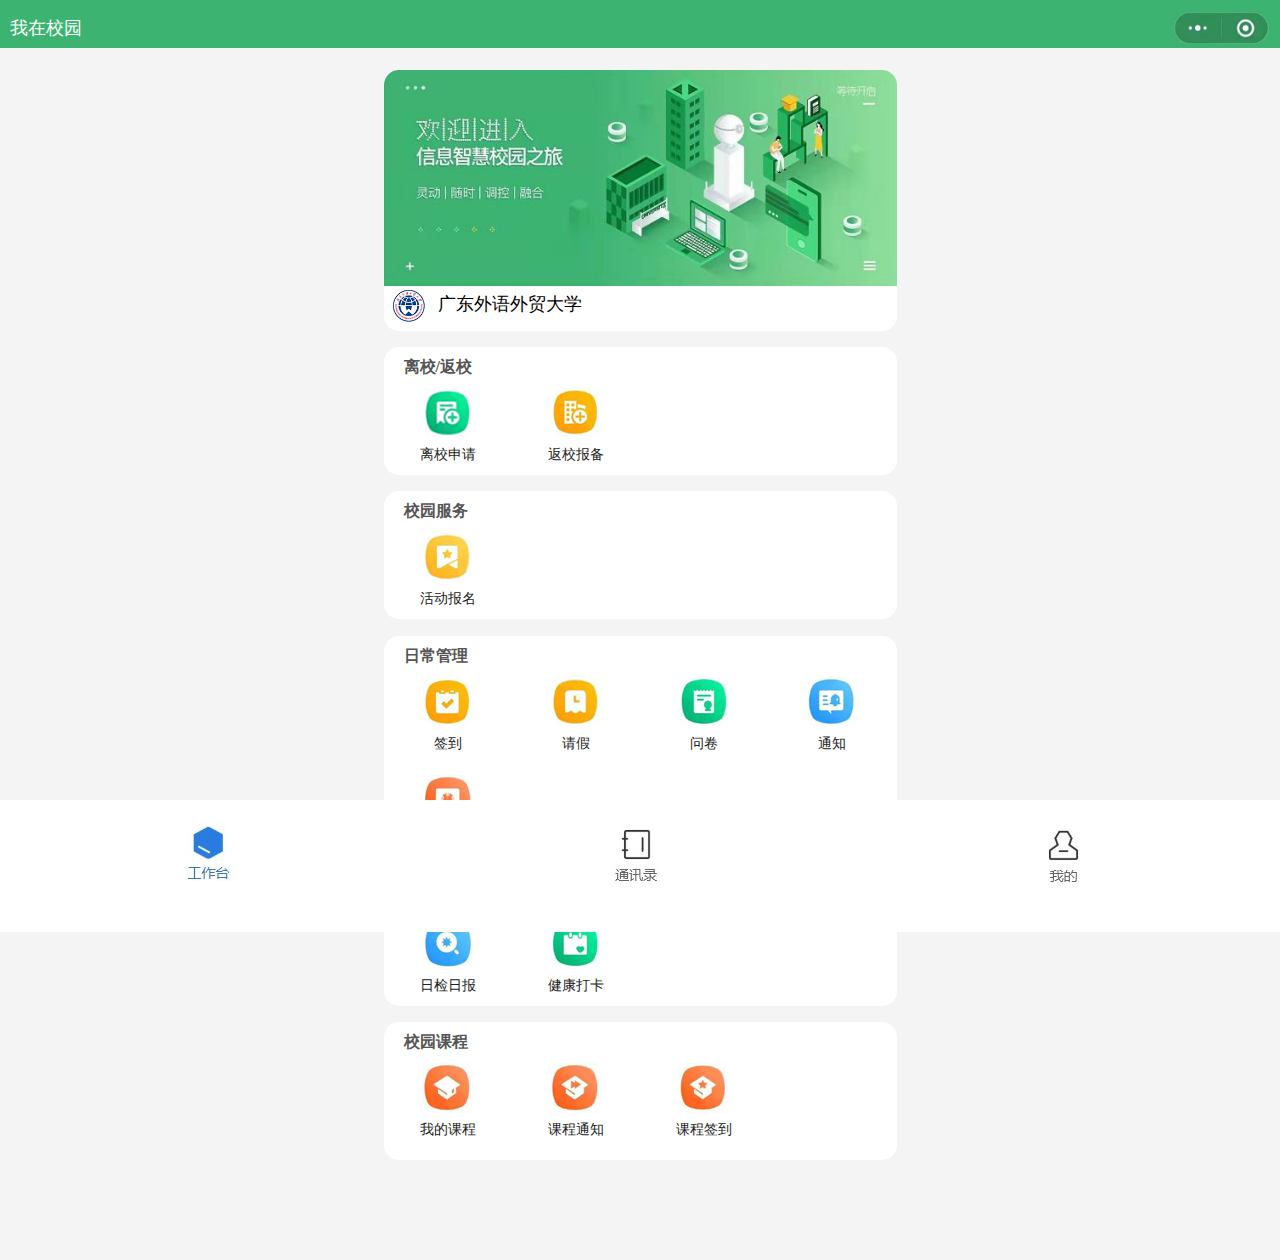
<file: index.html>
<!DOCTYPE html>
<html lang="en">

<head>
    <meta charset="UTF-8">
    <meta http-equiv="X-UA-Compatible" content="IE=edge">
    <meta name="viewport" content="width=device-width, initial-scale=1.0,maximum-scale=1.0, minimum-scale=1.0, user-scalable=no">
    <title>Document</title>
    <!-- <link rel="stylesheet" href="../css/index.css"> -->
    <link rel="stylesheet" href="css/index.css">
    <script src='./js/fscreen.js'></script>
    <script>
        Element.requestFullscreen()
    </script>
</head>

<body>
<div class="main"> 
    <div id="topToolbar">
        <div class="title">
            <p>我在校园</p>
            <div class="box">
                <img src="images/title.jpg" alt="">
            </div>
        </div>
    </div>



    <!-- 导航栏 -->
    <div class="nav">
            <!-- 焦点图 -->
        <div class="foucs">
            <img src="images/foucs.jpg" alt="">
        </div>
        <div class="navlogo">
                <img src="images/xiaohui.png" width="50px" height="50px" alt=""> 广东外语外贸大学
        </div>
    </div>
    <!-- 侧导航栏 -->
    <div class="subnav-hd">
        <h4>离校/返校</h4>
    </div>
    <div class="subnav-body">
        <li>
            <a href="lixiaoshenqing.html">
                <span class="icon-img"><img src="images/iconlixiao.png" alt=""></span>
                <span>离校申请</span>
            </a>
        </li>
        <li>
            <a href="text.html">
                <span class="icon-img"><img src="images/iconfanxiao.png" alt=""></span>
                <span>返校报备</span>
            </a>
        </li>
        <li></li>
        <li></li>
    </div>
    <div class="subnav-hd">
        <h4>校园服务</h4>
    </div>
    <div class="subnav-body">
        <li>
            <a href="#">
                <span class="icon-img"><img src="images/iconhuodong.png" alt=""></span>
                <span>活动报名</span>
            </a>
        </li>
        <li></li>
        <li></li>
        <li></li>
    </div>
    <div class="subnav-hd" >
        <h4>日常管理</h4>
    </div>
    <div class="subnav-body">
        <li>
            <a href="#">
                <span class="icon-img"><img src="images/iconqiandao.png" alt=""></span>
                <span>签到</span>
            </a>
        </li>
        <li>
            <a href="lixiaoshenqing.html">
                <span class="icon-img"><img src="images/iconqingjia.png" alt=""></span>
                <span>请假</span>
            </a>
        </li>
        <li>
            <a href="#">
                <span class="icon-img"><img src="images/iconwenjuan.png" alt=""></span>
                <span>问卷</span>
            </a>
        </li>
        <li>
            <a href="#">
                <span class="icon-img"><img src="images/icontongzhi.png" alt=""></span>
                <span>通知</span>
            </a>
        </li>
        <li>
            <a href="#">
                <span class="icon-img"><img src="images/iconjiaqiliuxiao.png" alt=""></span>
                <span>假期留校申请</span>
            </a>
        </li>
        <li></li>
        <li></li>
        <li></li>
    </div>

    <div class="subnav-hd">
        <h4>疫情防控</h4>
    </div>
    <div class="subnav-body">
        <li>
            <a href="#">
                <span class="icon-img"><img src="images/rijianribao.png" alt=""></span>
                <span>日检日报</span>
            </a>
        </li>
        <li>
            <a href="#">
                <span class="icon-img"><img src="images/iconjiankangdaka.png" alt=""></span>
                <span>健康打卡</span>
            </a>
        </li>
        <li></li>
        <li></li>
    </div>
    <div class="subnav-hd">
        <h4>校园课程</h4>
    </div>
    <div class="subnav-body">
        <li>
            <a href="#">
                <span class="icon-img"><img src="images/iconwodekecheng.png" alt=""></span>
                <span>我的课程</span>
            </a>
        </li>
        <li>
            <a href="#">
                <span class="icon-img"><img src="images/iconkechengtongzhi.png" alt=""></span>
                <span>课程通知</span>
            </a>
        </li>
        <li>
            <a href="#">
                <span class="icon-img"><img src="images/kechengqiandao.png" alt=""></span>
                <span>课程签到</span>
            </a>
        </li>
        <li>
        </li>
        <li>
        </li>
        <li></li>
        <li></li>
        <li></li>
    </div>
</div>
    <div id="bottomToolbar">
        <div class="last">
            <li><img src="images/last1.jpg" alt=""></li>
            <li><img src="images/last2.jpg" alt=""></li>
            
            <li>
            <a href="settings.html">
                <img src="images/last3.jpg" alt="">
            </a>
            </li>
    
    
    
        </div>
    </div>
</body>

</html>
</file>
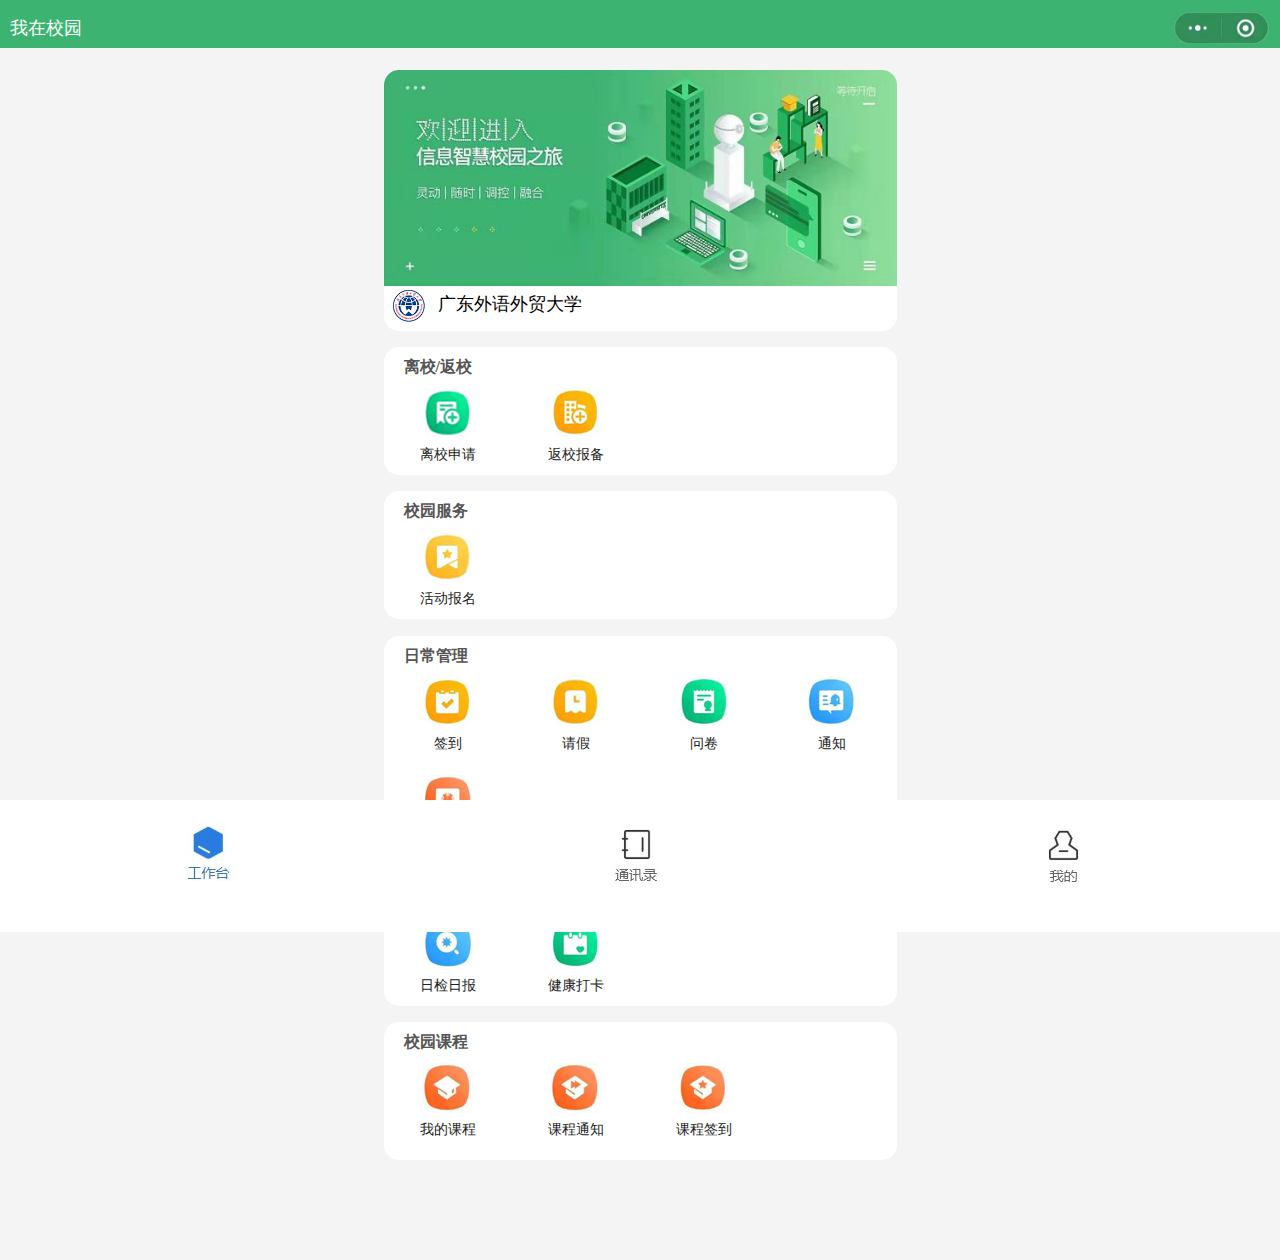
<file: imnotincampus/index.html>
<!DOCTYPE html>
<html lang="en">

<head>
    <meta charset="UTF-8">
    <meta http-equiv="X-UA-Compatible" content="IE=edge">
    <meta name="viewport" content="width=device-width, initial-scale=1.0,maximum-scale=1.0, minimum-scale=1.0, user-scalable=no">
    <title>Document</title>
    <!-- <link rel="stylesheet" href="../css/index.css"> -->
    <link rel="stylesheet" href="css/index.css">
    <script src='./js/fscreen.js'></script>
           
</head>

<body>
<div class="main"> 
    <div id="topToolbar">
        <div class="title">
            <p>我在校园</p>
            <div class="box">
                <img src="images/title.jpg" alt="">
            </div>
        </div>
    </div>



    <!-- 导航栏 -->
    <div class="nav">
            <!-- 焦点图 -->
        <div class="foucs">
            <img src="images/foucs.jpg" alt="">
        </div>
        <div class="navlogo">
                <img src="images/xiaohui.png" width="50px" height="50px" alt=""> 广东外语外贸大学
        </div>
    </div>
    <!-- 侧导航栏 -->
    <div class="subnav-hd">
        <h4>离校/返校</h4>
    </div>
    <div class="subnav-body">
        <li>
            <a href="lixiaoshenqing.html">
                <span class="icon-img"><img src="images/iconlixiao.png" alt=""></span>
                <span>离校申请</span>
            </a>
        </li>
        <li>
            <a href="text.html">
                <span class="icon-img"><img src="images/iconfanxiao.png" alt=""></span>
                <span>返校报备</span>
            </a>
        </li>
        <li></li>
        <li></li>
    </div>
    <div class="subnav-hd">
        <h4>校园服务</h4>
    </div>
    <div class="subnav-body">
        <li>
            <a href="#">
                <span class="icon-img"><img src="images/iconhuodong.png" alt=""></span>
                <span>活动报名</span>
            </a>
        </li>
        <li></li>
        <li></li>
        <li></li>
    </div>
    <div class="subnav-hd" >
        <h4>日常管理</h4>
    </div>
    <div class="subnav-body">
        <li>
            <a href="#">
                <span class="icon-img"><img src="images/iconqiandao.png" alt=""></span>
                <span>签到</span>
            </a>
        </li>
        <li>
            <a href="lixiaoshenqing.html">
                <span class="icon-img"><img src="images/iconqingjia.png" alt=""></span>
                <span>请假</span>
            </a>
        </li>
        <li>
            <a href="#">
                <span class="icon-img"><img src="images/iconwenjuan.png" alt=""></span>
                <span>问卷</span>
            </a>
        </li>
        <li>
            <a href="#">
                <span class="icon-img"><img src="images/icontongzhi.png" alt=""></span>
                <span>通知</span>
            </a>
        </li>
        <li>
            <a href="#">
                <span class="icon-img"><img src="images/iconjiaqiliuxiao.png" alt=""></span>
                <span>假期留校申请</span>
            </a>
        </li>
        <li></li>
        <li></li>
        <li></li>
    </div>

    <div class="subnav-hd">
        <h4>疫情防控</h4>
    </div>
    <div class="subnav-body">
        <li>
            <a href="#">
                <span class="icon-img"><img src="images/rijianribao.png" alt=""></span>
                <span>日检日报</span>
            </a>
        </li>
        <li>
            <a href="#">
                <span class="icon-img"><img src="images/iconjiankangdaka.png" alt=""></span>
                <span>健康打卡</span>
            </a>
        </li>
        <li></li>
        <li></li>
    </div>
    <div class="subnav-hd">
        <h4>校园课程</h4>
    </div>
    <div class="subnav-body">
        <li>
            <a href="#">
                <span class="icon-img"><img src="images/iconwodekecheng.png" alt=""></span>
                <span>我的课程</span>
            </a>
        </li>
        <li>
            <a href="#">
                <span class="icon-img"><img src="images/iconkechengtongzhi.png" alt=""></span>
                <span>课程通知</span>
            </a>
        </li>
        <li>
            <a href="#">
                <span class="icon-img"><img src="images/kechengqiandao.png" alt=""></span>
                <span>课程签到</span>
            </a>
        </li>
        <li>
        </li>
        <li>
        </li>
        <li></li>
        <li></li>
        <li></li>
    </div>
</div>
    <div id="bottomToolbar">
        <div class="last">
            <li><img src="images/last1.jpg" alt=""></li>
            <li><img src="images/last2.jpg" alt=""></li>
            
            <li>
            <a href="settings.html">
                <img src="images/last3.jpg" alt="">
            </a>
            </li>
    
    
    
        </div>
    </div>
</body>

</html>
</file>
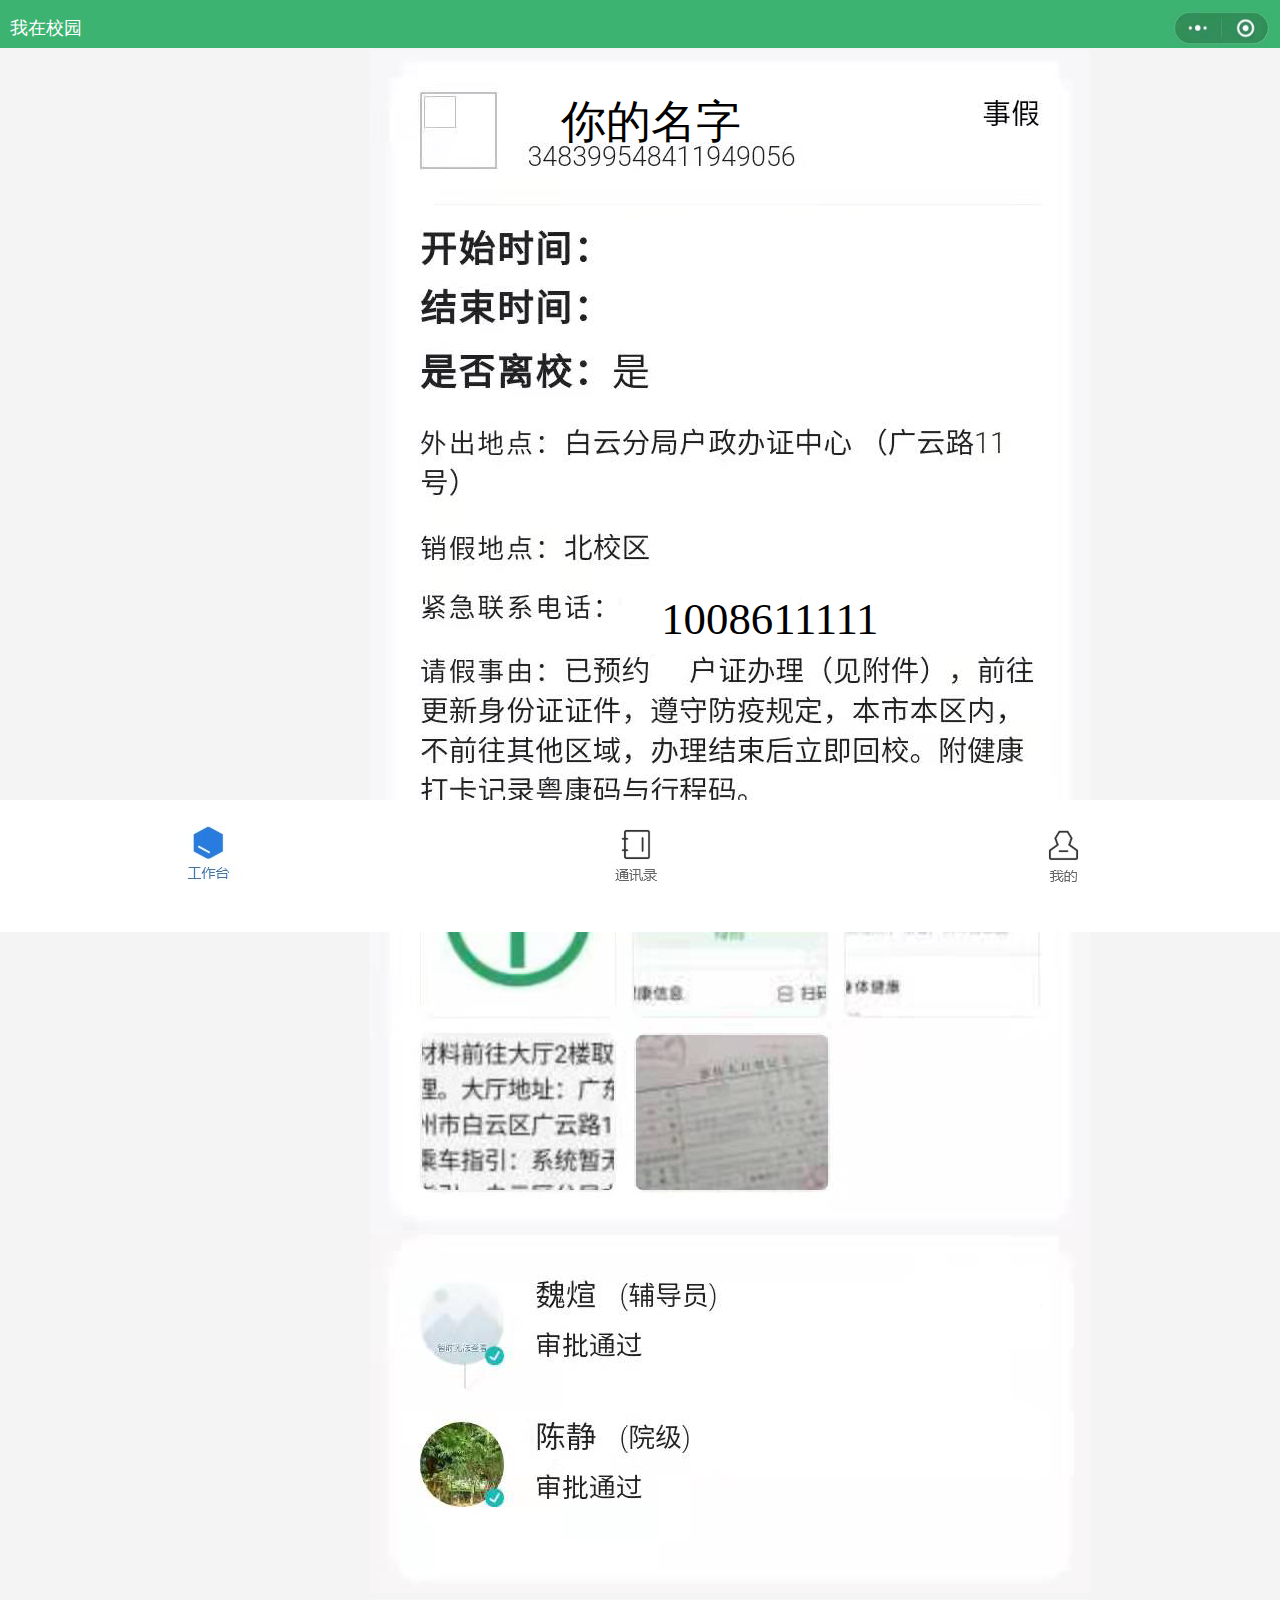
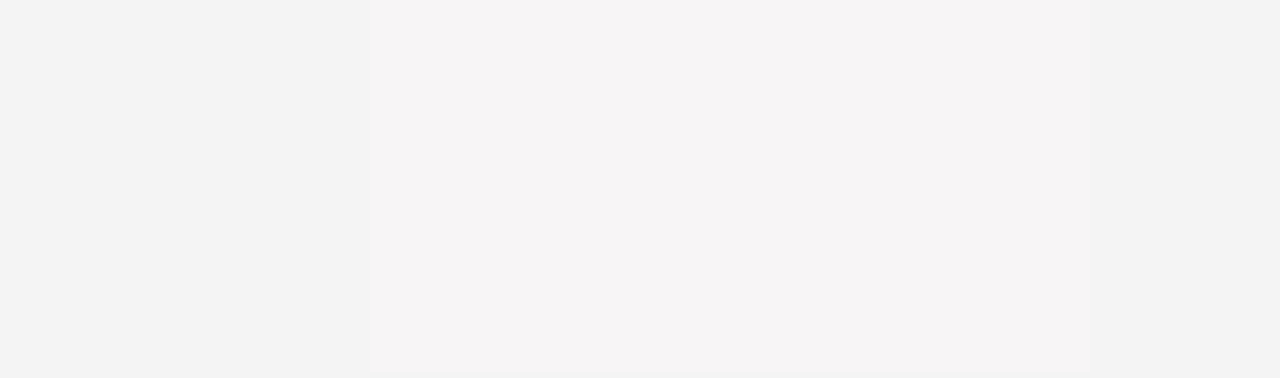
<file: detailpage.html>
<!DOCTYPE html>
<html lang="en">

<head>
    <meta charset="UTF-8">
    <meta http-equiv="X-UA-Compatible" content="IE=edge">
    <meta name="viewport" content="width=device-width, initial-scale=1.0,maximum-scale=1.0, minimum-scale=1.0, user-scalable=no">
    <title>Document</title>
    <!-- <link rel="stylesheet" href="../css/index.css"> -->
    <link rel="stylesheet" href="css/detailpage.css">
    <script src='./js/fscreen.js'></script>
    <!--获取系统当前时间-->
    <script type="text/javascript">
        setInterval(on,1000);  //这里是使时间动起来的地方
        function on() {
            var date1 =new Date;
            var  year=date1.getFullYear();
            var  month=date1.getMonth();
            var day=date1.getDate();
            var xinqi=date1.getDay();
            
            var timestart=year+"-"+(month+1)+"-"+day+"  08:00";
            var timeend=year+"-"+(month+1)+"-"+day+"  23:00"
            document.getElementById("timegetstart0").innerHTML = timestart;
            document.getElementById("timegetend0").innerHTML = timeend;
        }
    </script>
</head>

<body>
<div class="main" > 
    <div id="topToolbar" style="z-index: 100;">
        <div class="title">
            <p>我在校园</p>
            <div class="box">
                <img src="images/title.jpg" alt="">
            </div>
        </div>
    </div>
    <!-- 导航栏 -->
<!--
        <div class="timeon">
            <img src="images/onvacation.png" alt ="">
            <span id="timegetstart0"></span>
            
        </div>

--> <div class="list">
            <div style="position:relative;">

                <a href="detailpage.html"> <img src="images/templates.png" /></a>
                <div class="name" style="position:absolute; z-index:50; left:21%; top:3.3%">你的名字</div>
                <div id="timegetstart0" style="position:absolute; z-index:50; left:30%; top:14%"></div>
                <div id="timegetend0" style="position:absolute; z-index:50; left:30%; top:19%"></div>
                <div class="name" style="position:absolute; z-index:50; left:32%; top:45%">1008611111</div>                
            </div>
        <img style="margin-top: -20px;" src="images/shenpi.png" alt="">
        <img style="margin-top: 0px;" src="images/paddings.png" alt="">
            
    </div>
</div>

<div id="bottomToolbar">
    <div class="last">
        <li><img src="images/last1.jpg" alt=""></li>
        <li><img src="images/last2.jpg" alt=""></li>
        
        <li>
        <a href="settings.html">
            <img src="images/last3.jpg" alt="">
        </a>
        </li>



    </div>
</div>
</body>

</html>
</file>
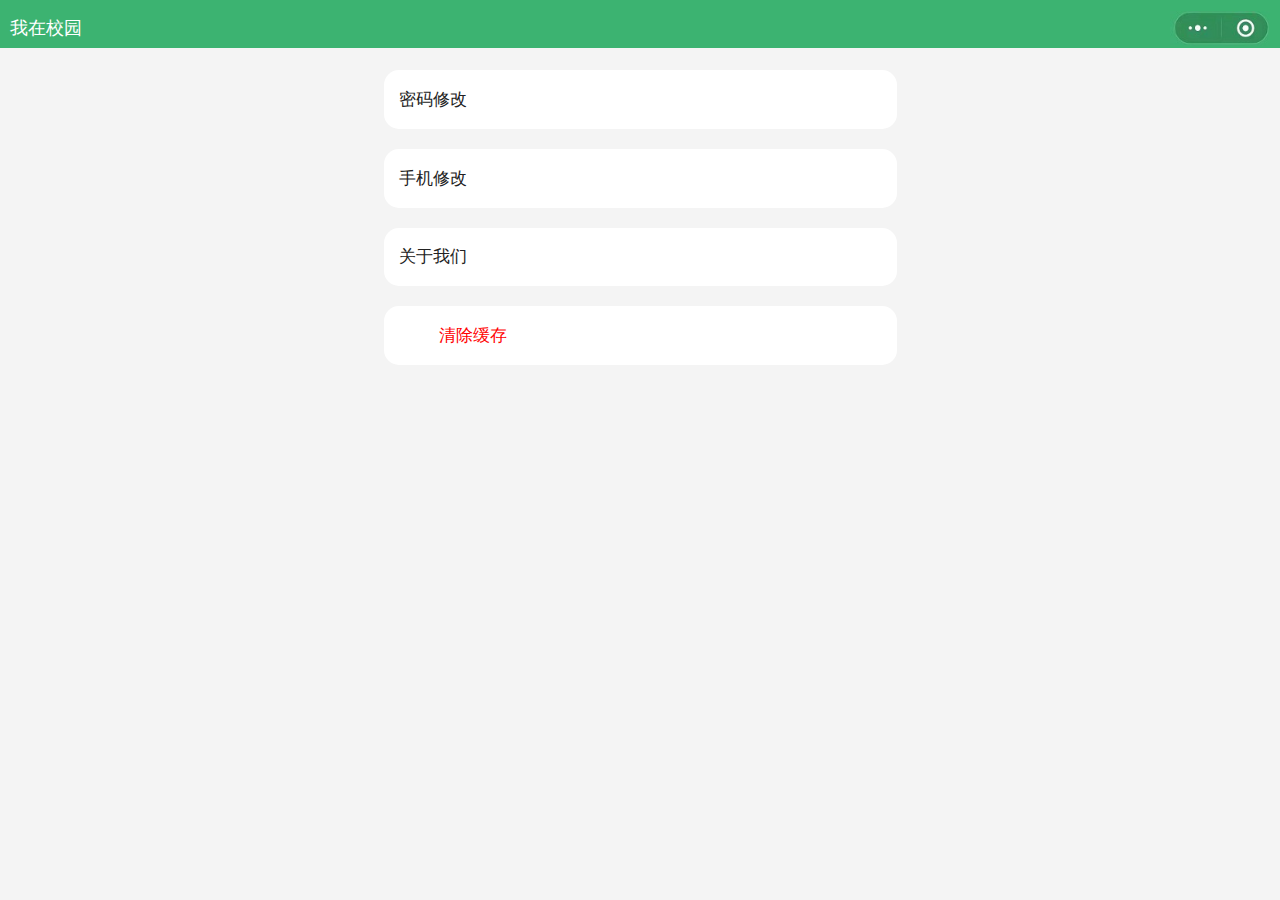
<file: insettings.html>
<!DOCTYPE html>
<html lang="en">

<head>
    <meta charset="UTF-8">
    <meta http-equiv="X-UA-Compatible" content="IE=edge">
    <meta name="viewport" content="width=device-width, initial-scale=1.0,maximum-scale=1.0, minimum-scale=1.0, user-scalable=no">
    <title>Document</title>
    <!-- <link rel="stylesheet" href="../css/index.css"> -->
    <link rel="stylesheet" href="css/settings.css">
    <script src='./js/fscreen.js'></script>
           
</head>

<body>
<div class="main"> 
    <div id="topToolbar">
        <div class="title">
            <p>我在校园</p>
            <div class="box">
                <img src="images/title.jpg" alt="">
            </div>
        </div>
    </div>
    <!-- 导航栏 -->

    <a class="subnav-body" href="insettings.html" style="margin-top:70px;">
        <div class="info" style="margin-left: 15px;"><p style="font-size: 1.2em;" >密码修改</p></div>
    </a>

    <a class="subnav-body" href="insettings.html" style="margin-top:20px;">
        <div class="info" style="margin-left: 15px;"><p style="font-size: 1.2em;" >手机修改</p></div>
    </a>

    <a class="subnav-body" href="insettings.html" style="margin-top:20px;">
        <div class="info" style="margin-left: 15px;"><p style="font-size: 1.2em;" >关于我们</p></div>
    </a>

    <a class="subnav-body" href="insettings.html" style="margin-top:20px;">
        <div class="info" align="center" style="margin-left: 15px;"><p align="center" style="font-size: 1.2em; color: red ; margin-left: 40px;" >清除缓存</p></div>
    </a>



</div>


</body>

</html>
</file>
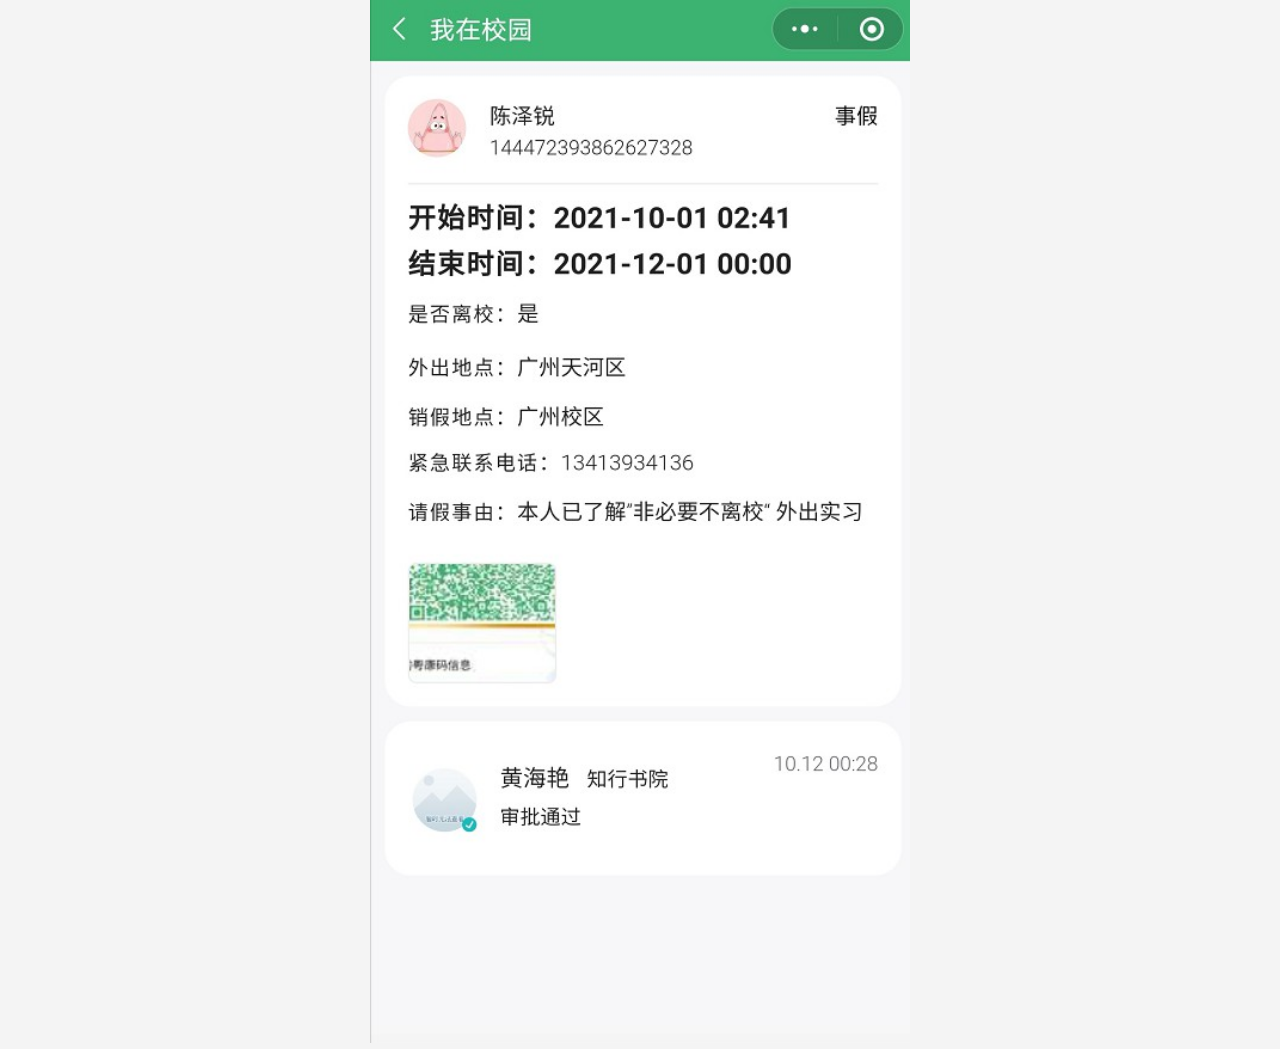
<file: last.html>
<!DOCTYPE html>
<html lang="en">

<head>
    <meta charset="UTF-8">
    <meta http-equiv="X-UA-Compatible" content="IE=edge">
    <meta name="viewport" content="width=device-width, initial-scale=1.0">
    <title>Document</title>
    <link rel="stylesheet" href="css/index.css">
    <style>
        img {
            width: 100%;
        }
    </style>
</head>

<body>
    <img src="images/go.jpg" alt="">
</body>

</html>
</file>
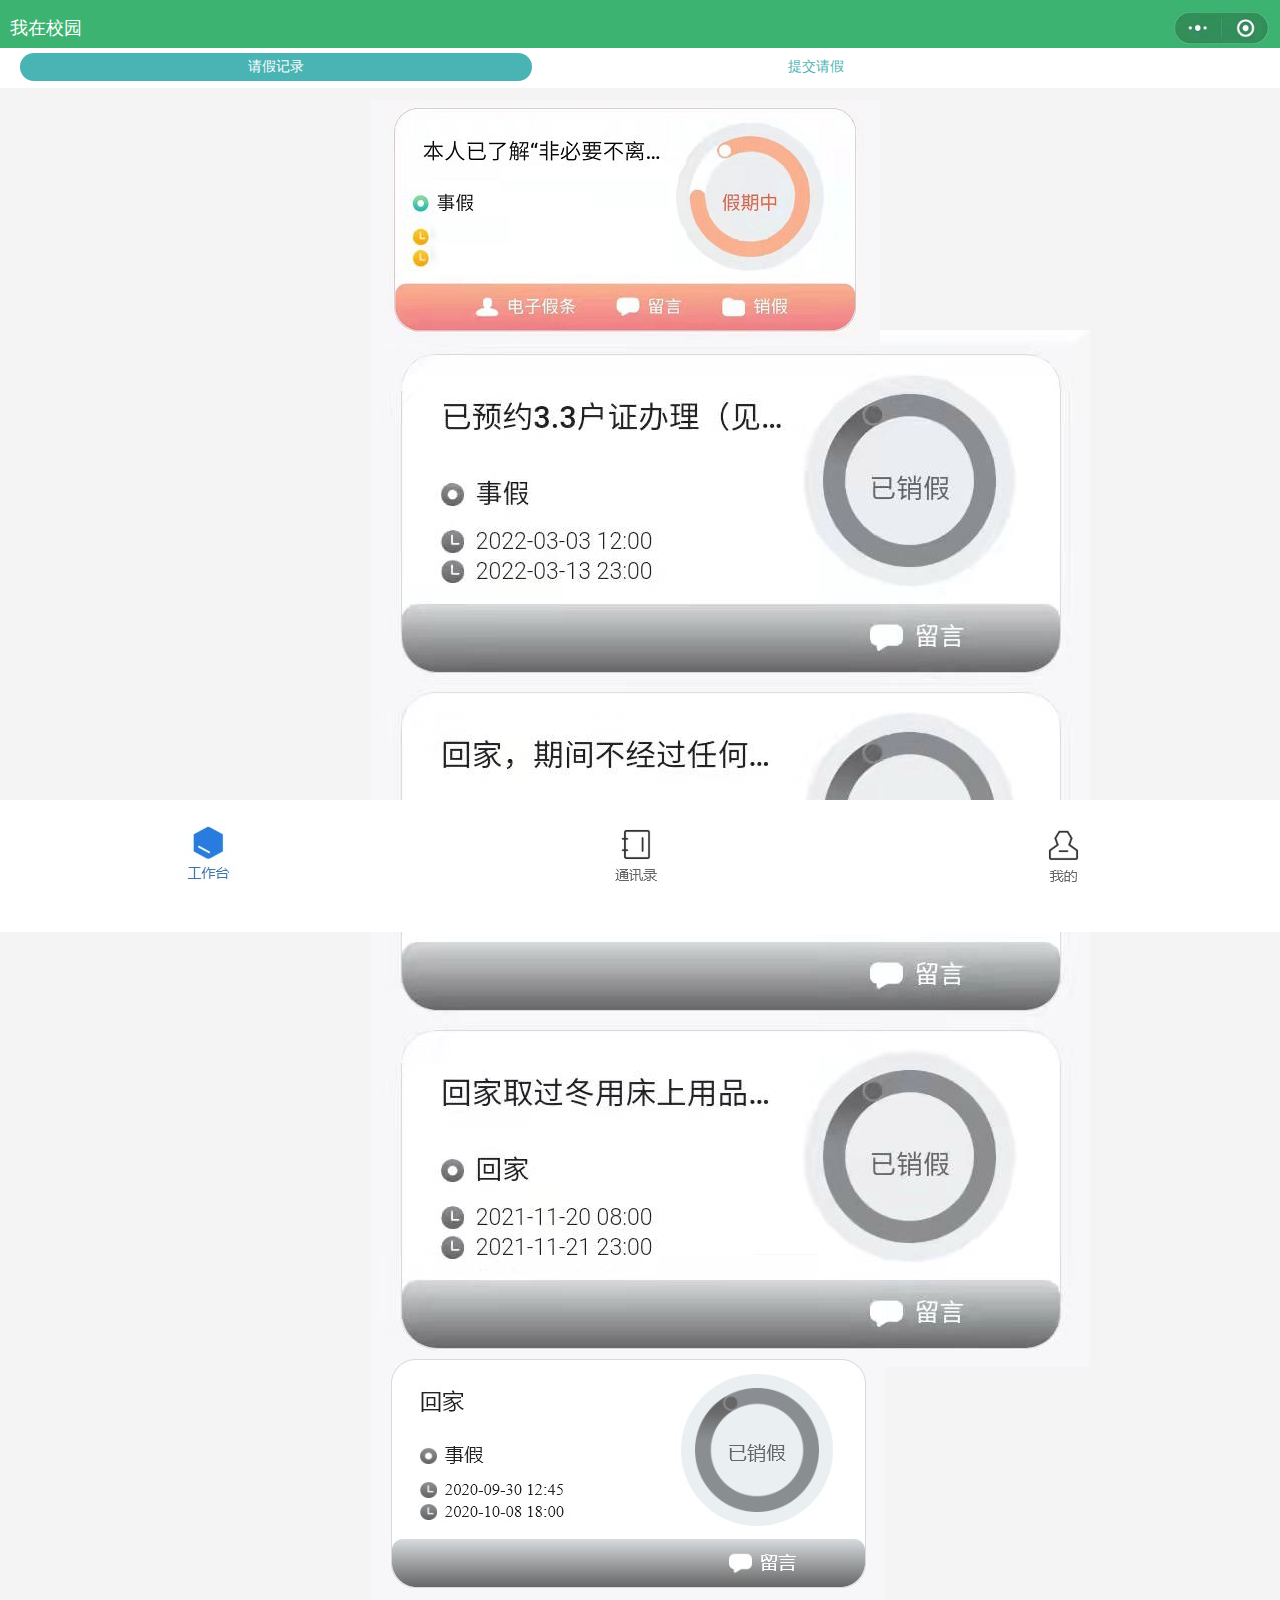
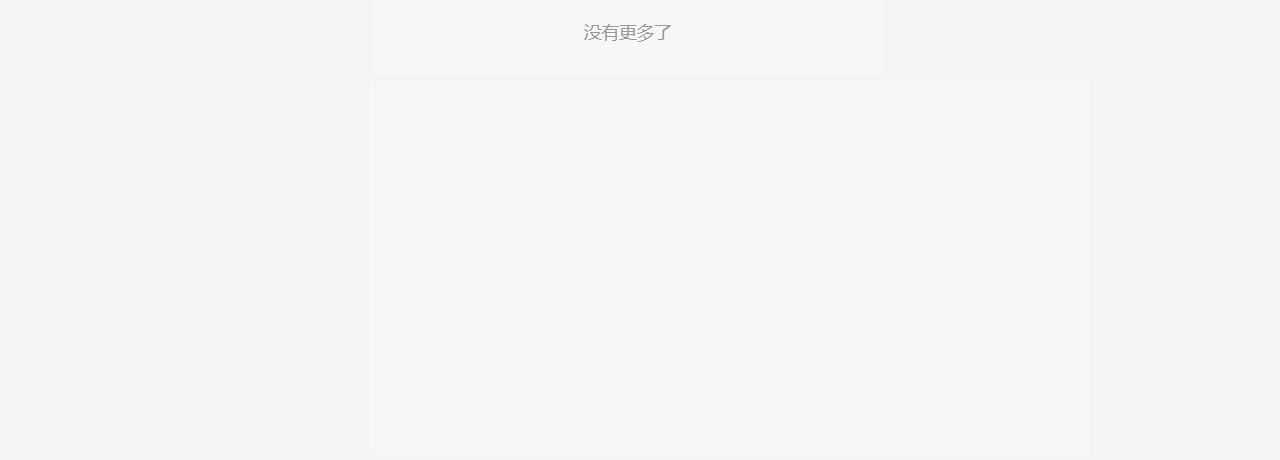
<file: lixiaoshenqing.html>
<!DOCTYPE html>
<html lang="en">

<head>
    <meta charset="UTF-8">
    <meta http-equiv="X-UA-Compatible" content="IE=edge">
    <meta name="viewport" content="width=device-width, initial-scale=1.0,maximum-scale=1.0, minimum-scale=1.0, user-scalable=no">
    <title>Document</title>
    <!-- <link rel="stylesheet" href="../css/index.css"> -->
    <link rel="stylesheet" href="css/lixiao.css">
    <script src='./js/fscreen.js'></script>
    <!--获取系统当前时间-->
    <script type="text/javascript">
        setInterval(on,1000);  //这里是使时间动起来的地方
        function on() {
            var date1 =new Date;
            var  year=date1.getFullYear();
            var  month=date1.getMonth();
            var day=date1.getDate();
            var xinqi=date1.getDay();
            
            var timestart=year+"-"+(month+1)+"-"+day+"  08:00";
            var timeend=year+"-"+(month+1)+"-"+day+"  23:00"
            document.getElementById("timegetstart0").innerHTML = timestart;
            document.getElementById("timegetend0").innerHTML = timeend;
        }
    </script>
</head>

<body>
<div class="main" > 
    <div id="topToolbar" style="z-index: 100;">
        <div class="title">
            <p>我在校园</p>
            <div class="box">
                <img src="images/title.jpg" alt="">
            </div>
        </div>
        <div class="subbar">
            <div class="info" ><p style="font-size: 1em;" >请假记录</p></div>
            <div class="detail"><p style="font-size: 1em;color:rgb(74, 179, 179);">提交请假</p></div>
        </div>
    </div>
    <!-- 导航栏 -->
<!--
        <div class="timeon">
            <img src="images/onvacation.png" alt ="">
            <span id="timegetstart0"></span>
            
        </div>

--> <div class="list">
            <div style="position:relative;">

                <a href="detailpage.html"> <img src="images/onvacation.png" /></a>
                
                <div id="timegetstart0" style="position:absolute; z-index:50; left:12%; top:50%"></div>
                <div id="timegetend0" style="position:absolute; z-index:50; left:11.5%; top:59%"></div>                
            </div>
        <img style="margin-top: -20px;" src="images/text3.png" alt="">
        <img style="margin-top: -20px;"src="images/text1.jpg" alt="">
        <img style="margin-top: 0px;" src="images/paddings.png" alt="">
    </div>

    
</div>

<div id="bottomToolbar">
    <div class="last">
        <li><img src="images/last1.jpg" alt=""></li>
        <li><img src="images/last2.jpg" alt=""></li>
        
        <li>
        <a href="settings.html">
            <img src="images/last3.jpg" alt="">
        </a>
        </li>



    </div>
</div>
</body>

</html>
</file>
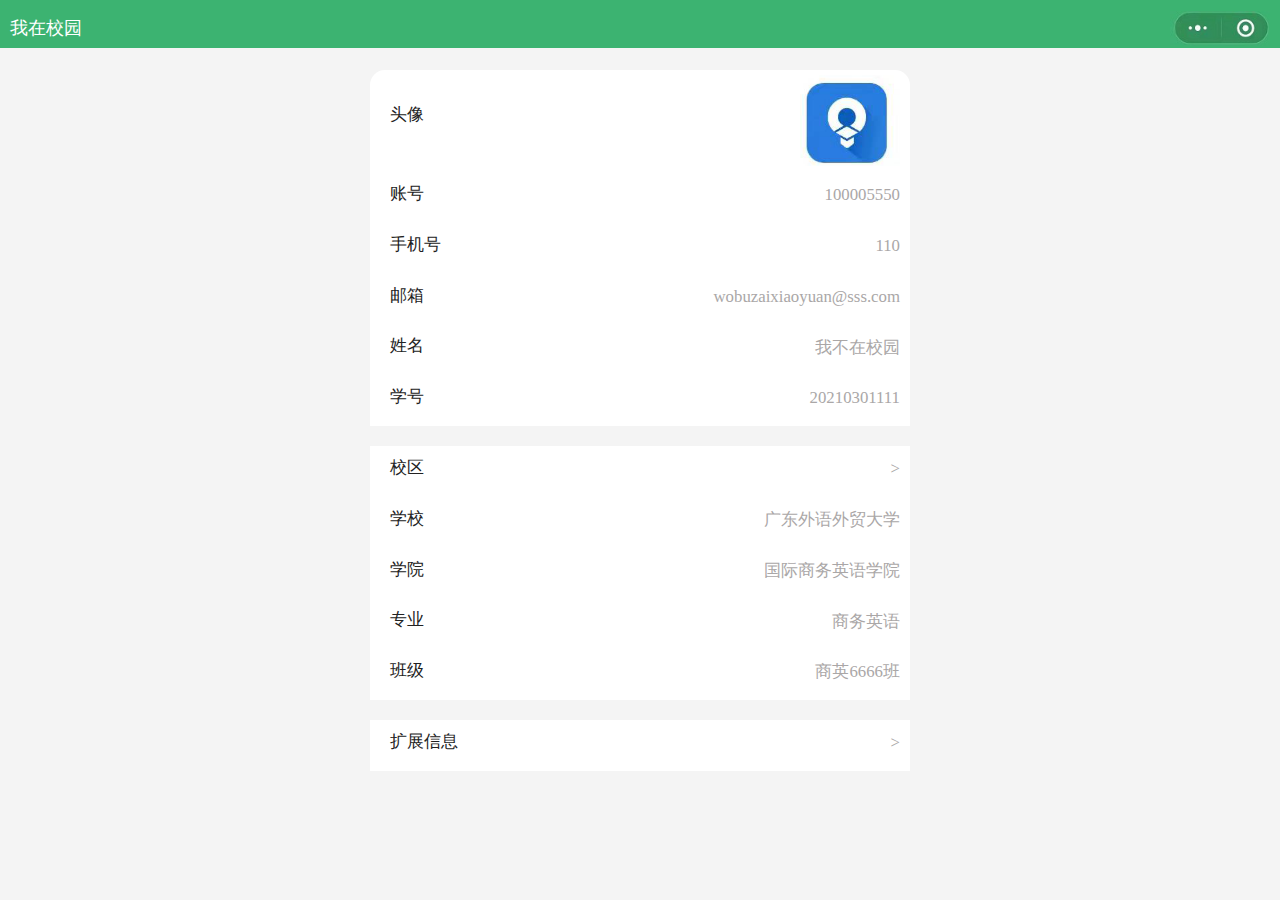
<file: my.html>
<!DOCTYPE html>
<html lang="en">

<head>
    <meta charset="UTF-8">
    <meta http-equiv="X-UA-Compatible" content="IE=edge">
    <meta name="viewport" content="width=device-width, initial-scale=1.0,maximum-scale=1.0, minimum-scale=1.0, user-scalable=no">
    <title>Document</title>
    <!-- <link rel="stylesheet" href="../css/index.css"> -->
    <link rel="stylesheet" href="css/my.css">
    <script src='./js/fscreen.js'></script>
           
</head>

<body>
<div class="main"> 
    <div id="topToolbar">
        <div class="title">
            <p>我在校园</p>
            <div class="box">
                <img src="images/title.jpg" alt="">
            </div>
        </div>
    </div>
    <!-- 导航栏 -->

    <a class="subnav-body-first" href="my.html" style="margin-top:70px;border-radius: 15px 15px 0px 0px;">

        <div class="info-first" ><p style="font-size: 1.2em;" >头像</p></div>
        <div class="detail" align="right"><img src="images/stlogo.png" width="100px" style="margin-top: 5px;"></div>
    </a>

    <a class="subnav-body" href="insettings.html">
        <div class="info" ><p style="font-size: 1.2em;" >账号</p></div>
        <div class="detail"><h5>100005550</h5></div>
    </a>

    <a class="subnav-body" href="insettings.html">
        <div class="info" ><p style="font-size: 1.2em;" >手机号</p></div>
        <div class="detail"><h5>110</h5></div>
    </a>

    <a class="subnav-body" href="insettings.html">
        <div class="info" ><p style="font-size: 1.2em;" >邮箱</p></div>
        <div class="detail"><h5>wobuzaixiaoyuan@sss.com</h5></div>
    </a>
    <a class="subnav-body" href="insettings.html">
        <div class="info" ><p style="font-size: 1.2em;" >姓名</p></div>
        <div class="detail"><h5>我不在校园</h5></div>
    </a>

    <a class="subnav-body" href="insettings.html">
        <div class="info" ><p style="font-size: 1.2em;" >学号</p></div>
        <div class="detail"><h5>20210301111</h5></div>
    </a>

    <a class="subnav-body" href="insettings.html" style="margin-top:20px;">
        <div class="info" ><p style="font-size: 1.2em;" >校区</p></div>
        <div class="detail"><h5>></h5></div>
    </a>
    <a class="subnav-body" href="insettings.html">
        <div class="info" ><p style="font-size: 1.2em;" >学校</p></div>
        <div class="detail"><h5>广东外语外贸大学</h5></div>
    </a>
    <a class="subnav-body" href="insettings.html">
        <div class="info" ><p style="font-size: 1.2em;" >学院</p></div>
        <div class="detail"><h5>国际商务英语学院</h5></div>
    </a>
    <a class="subnav-body" href="insettings.html">
        <div class="info" ><p style="font-size: 1.2em;" >专业</p></div>
        <div class="detail"><h5>商务英语</h5></div>
    </a>
    <a class="subnav-body" href="insettings.html">
        <div class="info" ><p style="font-size: 1.2em;" >班级</p></div>
        <div class="detail"><h5>商英6666班</h5></div>
    </a>



    <a class="subnav-body" href="insettings.html" style="margin-top:20px;">
        <div class="info" ><p style="font-size: 1.2em;" >扩展信息</p></div>
        <div class="detail"><h5>></h5></div>
    </a>


</div>


</body>

</html>
</file>
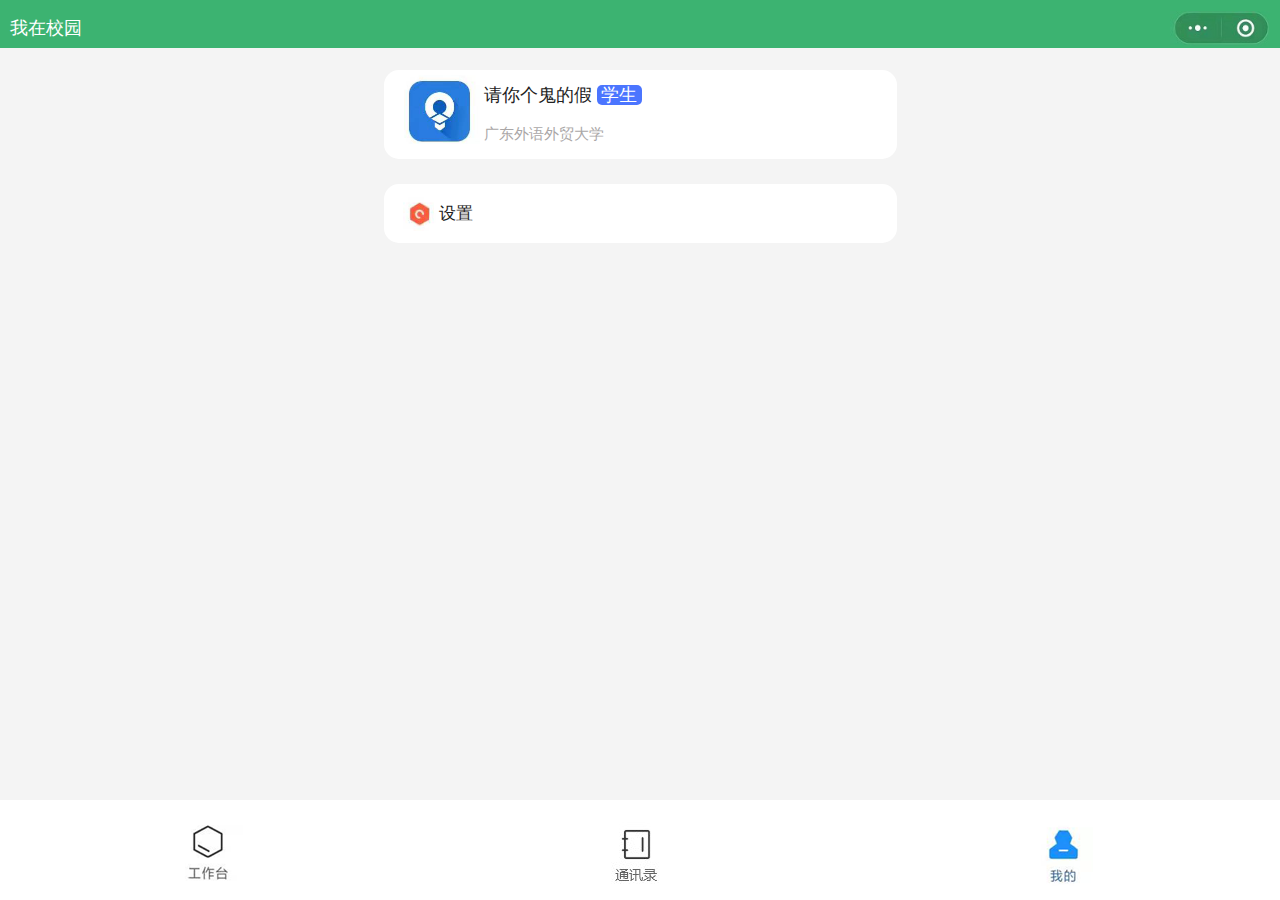
<file: settings.html>
<!DOCTYPE html>
<html lang="en">

<head>
    <meta charset="UTF-8">
    <meta http-equiv="X-UA-Compatible" content="IE=edge">
    <meta name="viewport" content="width=device-width, initial-scale=1.0,maximum-scale=1.0, minimum-scale=1.0, user-scalable=no">
    <title>Document</title>
    <!-- <link rel="stylesheet" href="../css/index.css"> -->
    <link rel="stylesheet" href="css/settings.css">
    <script src='./js/fscreen.js'></script>
           
</head>

<body>
<div class="main"> 
    <div id="topToolbar">
        <div class="title">
            <p>我在校园</p>
            <div class="box">
                <img src="images/title.jpg" alt="">
            </div>
        </div>
    </div>
    <!-- 导航栏 -->

    <div class="nav">
        <!-- 焦点图 -->
        
        <div class="settingshead" style="position: relative;">
            <a href="my.html" style="position: relative;">
            <div class="photo" style="margin-top: 5px;margin-bottom: 15px;" >
                <img src="images/stlogo.png" width="95%">
            </div>
            <div style="position:absolute; left:30%;top:15%;width: max-content;">
                <div class="info" style="margin-top:-17px;">
                    <h4>请你个鬼的假<span style="background-color: #003cffb4; color: #fff; margin-left: 5px; border-radius: 5px;">&nbsp学生&nbsp</span></h4>
                    <h5 style="margin-top: -10px;">广东外语外贸大学</h5>
                </div>
            </div>

            </a>
        </div> 
    </div>
    <!-- <div class="subnav-hd"><p></p></div> -->

    <a class="subnav-body" href="insettings.html">
        <div class="subphoto"><img src="images/settings.png" width="40px" ></div>
        <div class="info" ><p style="font-size: 1.2em;" >设置</p></div>


    </a>
</div>

<div id="bottomToolbar">
    <div class="last">
        <li>
            <a href="index.html">
                <img src="images/last1deactive.png" alt="">
            </a>
        </li>
        <li><img src="images/last2.jpg" alt=""></li>
        <li><img src="images/last3active.png" alt=""></li>


    </div>
</div>
</body>

</html>
</file>
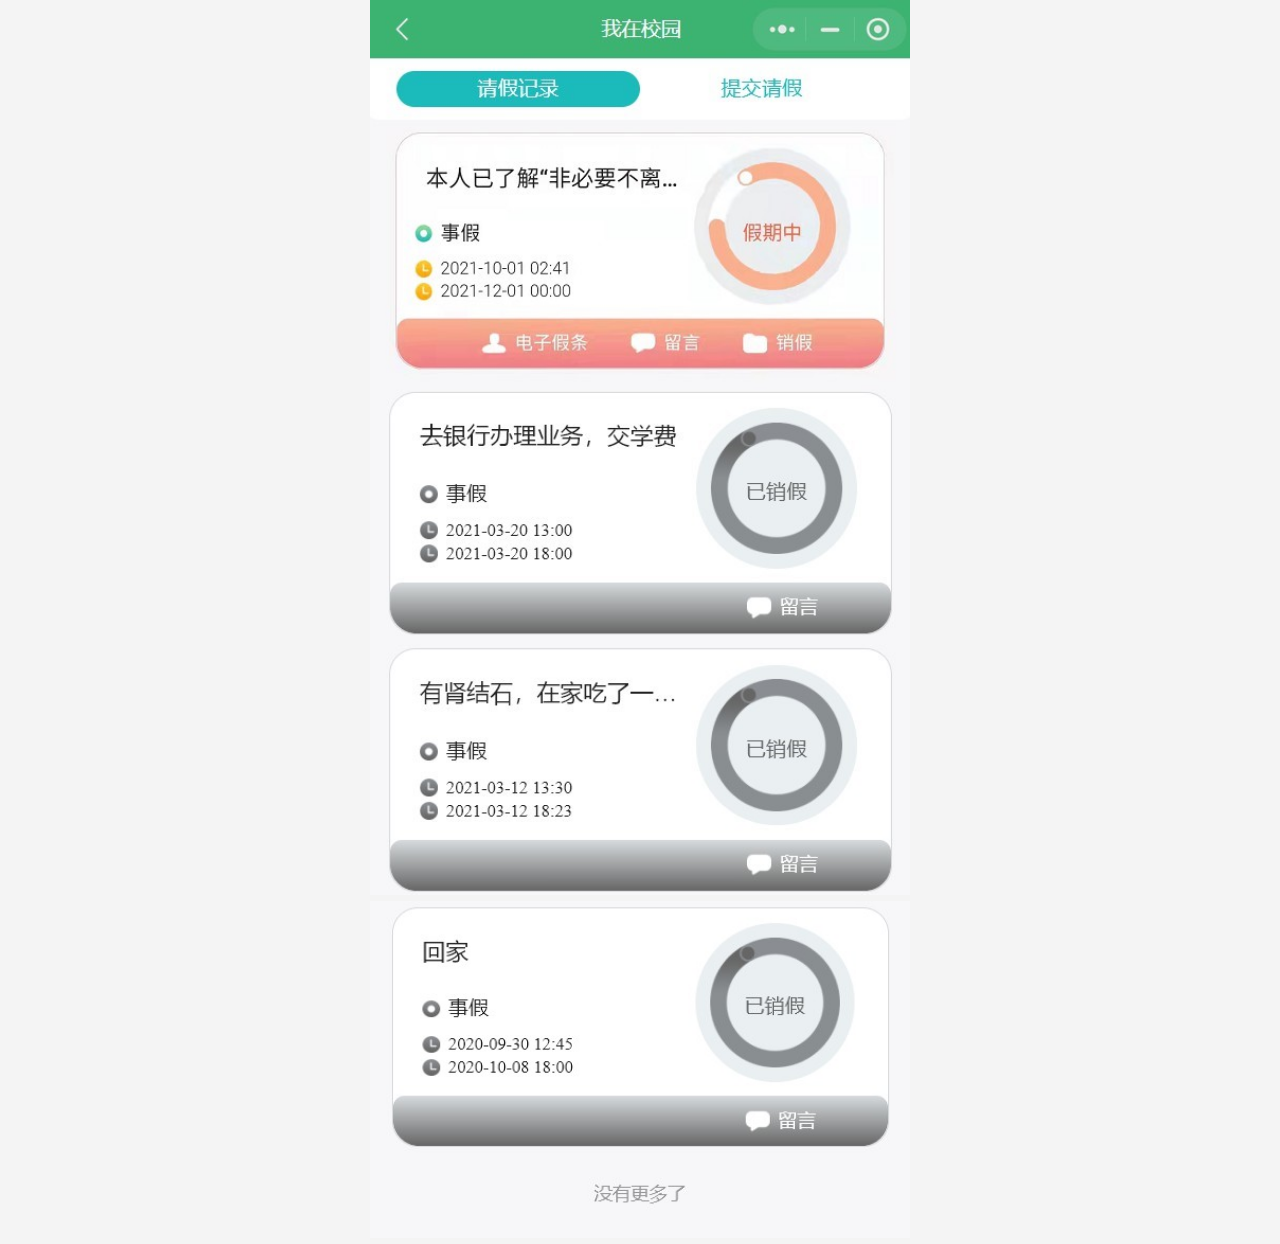
<file: text.html>
<!DOCTYPE html>
<html lang="en">

<head>
    <meta charset="UTF-8">
    <meta http-equiv="X-UA-Compatible" content="IE=edge">
    <meta name="viewport" content="width=device-width, initial-scale=1.0">
    <title>Document</title>
    <link rel="stylesheet" href="css/index.css">
    <link rel="stylesheet" href="css/index.css">
    <style>
        img {
            width: 100%;
        }
    </style>
</head>

<body>
    <a href="last.html"><img src="images/text.jpg" alt=""></a>
    <img src="images/text1.jpg" alt="">
</body>

</html>
</file>
<file: css/index.css>
body {
            max-width: 540px;
            min-width: 320px;
            margin: 0 auto;
            font: normal 14px/1.5 Tahoma, "Lucida Grande", Verdana, "Microsoft Yahei", STXihei, hei;
            color: #000;
            background: #f4f4f4;
            overflow-x: hidden;
            -webkit-tap-highlight-color: transparent;
        }
        
        .div {
            box-sizing: border-box;
        }
        
        .main{
            border-bottom: 100px;
            margin-bottom: 100px;
        }

        ul {
            list-style: none;
            margin: 0;
            padding: 0;
        }
        
        li {
            list-style: none;
            margin-bottom: 10px;
        }
        
        a {
            text-decoration: none;
            color: #222;
        }
        
        h4 {
            padding-top: 5px;
            margin-top: 10px auto;
            margin-left: 20px;
        }
        
        #topToolbar{
            _display:none;
            padding-top: 20px solid #3cb371;
            width:100%; height:-30px; line-height:0px;
            background:#3cb371; border-bottom:0px solid #409F89;
            position:fixed; top:-10px; left:0;
            _position:absolute; _top:0;
        }

        .title {
            position: relative;
            width: 100%;
            height: 40px;
            background-color: #3cb371;
            color: #fff;
            /* text-align: center; */
            font-size: 18px;
            font-weight: lighter;
            line-height: 40px;
        }
        
        .title p {
            margin-left: 10px;
        }
        
        .box {
            position: absolute;
            top: 3px;
            right: 10px;
        }
        
        .box img {
            width: 100px;
            height: 35px;
        }
        /* focus */
        
        .foucs {
            width: 100%;
            margin-top: 70px ;
            margin-left: 0px;
            margin-bottom: -5px;
            border-radius: 15px 15px 0px 0px;
            overflow: hidden;
        }
       
        .settingshead{
            width: 100%;
            margin-top: 70px ;
            margin-left: 0px;
            margin-bottom: -5px;
            border-radius: 15px;
            overflow: hidden;            
        }
        /*
        #u111{
            margin-bottom: 0px;
        }
        */
        .foucs img {
            width: 100%;
            
        }
        /* nov */
        
        .nav {
            width: 95%;
            background-color: #fff;
            font-size: 18px;
            margin: 0px auto;
            border-radius: 15px 15px 15px 15px;
        }
        
        #navlogo{
            margin-left: 0px auto;
            max-width: 50px;
            max-height: 50px;
        }

        #bottomToolbar{
            width:100%; height:100px; line-height:80px;
            background:#ffffff; border-top:0px solid #409F89;
            position:fixed; bottom:0; left:0;
            _position:absolute; _top:expression(documentElement.scrollTop+documentElement.clientHeight-this.offsetHeight);
            /*
                document.body.scrollTop 网页滚动的距离
                document.body.clientHeight 网页可见区域高
                this.offsetHeight 当前元素的高度
            */
        }
       /* #bottomToolbar a{ color:#FFF;}
*/
        .nav img {
            vertical-align: middle;
        }
        /* .subnav */
        
        .subnav {
            border-radius: 25px;
            width: 95%;
        }
        
        .subnav-hd {
            border-radius: 15px 15px 0px 0px;
            margin: 0px auto;
            margin-top: -5px;
            width: 95%;
            height: 30px;
            line-height: 30px;
            color: #555;
            font-size: 16px;
            background-color: #fff;
            border-bottom: 0px solid #f4f4f4;
        }
        
        .subnav-body {
            box-sizing: border-box;
            width: 95%;
            margin: 0 auto;
            display: flex;
            flex-wrap: wrap;
            background-color: #fff;
            align-content: center;
            border-radius: 0px 0px 15px 15px;
        }
        
        .subnav-body li {
            flex: 24%;
        }
        
        .subnav-body li:nth-child(-n+6) {
            border-bottom: 0px solid #f4f4f4;
            border-left: 0px solid #f4f4f4;
        }
        
        .subnav-body a {
            display: flex;
            flex-direction: column;
            align-items: center;
        }
        
        .subnav-body .icon-img {
            padding: 10px 0px 0px 0px;
        }
        
        .last {
            display: flex;
            width: 100%;
            background-color: #fff;
            margin-top: 20px;
            text-align: center;
            align-items: center;
        }
        
        .last li {
            flex: 1;
        }
</file>
<file: imnotincampus/css/index.css>
body {
            max-width: 540px;
            min-width: 320px;
            margin: 0 auto;
            font: normal 14px/1.5 Tahoma, "Lucida Grande", Verdana, "Microsoft Yahei", STXihei, hei;
            color: #000;
            background: #f4f4f4;
            overflow-x: hidden;
            -webkit-tap-highlight-color: transparent;
        }
        
        .div {
            box-sizing: border-box;
        }
        
        .main{
            border-bottom: 100px;
            margin-bottom: 100px;
        }

        ul {
            list-style: none;
            margin: 0;
            padding: 0;
        }
        
        li {
            list-style: none;
            margin-bottom: 10px;
        }
        
        a {
            text-decoration: none;
            color: #222;
        }
        
        h4 {
            padding-top: 5px;
            margin-top: 10px auto;
            margin-left: 20px;
        }
        
        #topToolbar{
            _display:none;
            padding-top: 20px solid #3cb371;
            width:100%; height:-30px; line-height:0px;
            background:#3cb371; border-bottom:0px solid #409F89;
            position:fixed; top:-10px; left:0;
            _position:absolute; _top:0;
        }

        .title {
            position: relative;
            width: 100%;
            height: 40px;
            background-color: #3cb371;
            color: #fff;
            /* text-align: center; */
            font-size: 18px;
            font-weight: lighter;
            line-height: 40px;
        }
        
        .title p {
            margin-left: 10px;
        }
        
        .box {
            position: absolute;
            top: 3px;
            right: 10px;
        }
        
        .box img {
            width: 100px;
            height: 35px;
        }
        /* focus */
        
        .foucs {
            width: 100%;
            margin-top: 70px ;
            margin-left: 0px;
            margin-bottom: -5px;
            border-radius: 15px 15px 0px 0px;
            overflow: hidden;
        }
       
        .settingshead{
            width: 100%;
            margin-top: 70px ;
            margin-left: 0px;
            margin-bottom: -5px;
            border-radius: 15px;
            overflow: hidden;            
        }
        /*
        #u111{
            margin-bottom: 0px;
        }
        */
        .foucs img {
            width: 100%;
            
        }
        /* nov */
        
        .nav {
            width: 95%;
            background-color: #fff;
            font-size: 18px;
            margin: 0px auto;
            border-radius: 15px 15px 15px 15px;
        }
        
        #navlogo{
            margin-left: 0px auto;
            max-width: 50px;
            max-height: 50px;
        }

        #bottomToolbar{
            width:100%; height:100px; line-height:80px;
            background:#ffffff; border-top:0px solid #409F89;
            position:fixed; bottom:0; left:0;
            _position:absolute; _top:expression(documentElement.scrollTop+documentElement.clientHeight-this.offsetHeight);
            /*
                document.body.scrollTop 网页滚动的距离
                document.body.clientHeight 网页可见区域高
                this.offsetHeight 当前元素的高度
            */
        }
       /* #bottomToolbar a{ color:#FFF;}
*/
        .nav img {
            vertical-align: middle;
        }
        /* .subnav */
        
        .subnav {
            border-radius: 25px;
            width: 95%;
        }
        
        .subnav-hd {
            border-radius: 15px 15px 0px 0px;
            margin: 0px auto;
            margin-top: -5px;
            width: 95%;
            height: 30px;
            line-height: 30px;
            color: #555;
            font-size: 16px;
            background-color: #fff;
            border-bottom: 0px solid #f4f4f4;
        }
        
        .subnav-body {
            box-sizing: border-box;
            width: 95%;
            margin: 0 auto;
            display: flex;
            flex-wrap: wrap;
            background-color: #fff;
            align-content: center;
            border-radius: 0px 0px 15px 15px;
        }
        
        .subnav-body li {
            flex: 24%;
        }
        
        .subnav-body li:nth-child(-n+6) {
            border-bottom: 0px solid #f4f4f4;
            border-left: 0px solid #f4f4f4;
        }
        
        .subnav-body a {
            display: flex;
            flex-direction: column;
            align-items: center;
        }
        
        .subnav-body .icon-img {
            padding: 10px 0px 0px 0px;
        }
        
        .last {
            display: flex;
            width: 100%;
            background-color: #fff;
            margin-top: 20px;
            text-align: center;
            align-items: center;
        }
        
        .last li {
            flex: 1;
        }
</file>
<file: css/detailpage.css>
body {
    max-width: 540px;
    min-width: 320px;
    margin: 0 auto;
    font: normal 14px/1.5 Tahoma, "Lucida Grande", Verdana, "Microsoft Yahei", STXihei, hei;
    color: #000;
    background: #f4f4f4;
    overflow-x: hidden;
    -webkit-tap-highlight-color: transparent;
}

.div {
    box-sizing: border-box;
}

.main{
    border-bottom: 100px;
    margin-bottom: 100px;
}

ul {
    list-style: none;
    margin: 0;
    padding: 0;
}

li {
    list-style: none;
    margin-bottom: 10px;
}

a {
    text-decoration: none;
    color: #222;
}

h4 {
    padding-top: 5px;
    margin-top: 10px auto;
    margin-left: 20px;
}

#topToolbar{
    _display:none;
    padding-top: 20px solid #3cb371;
    width:100%; height:-30px; line-height:0px;
    background:#3cb371; border-bottom:0px solid #409F89;
    position:fixed; top:-10px; left:0;
    _position:absolute; _top:0;
}

.title {
    position: relative;
    width: 100%;
    height: 40px;
    background-color: #3cb371;
    color: #fff;
    /* text-align: center; */
    font-size: 18px;
    font-weight: lighter;
    line-height: 40px;
    z-index: 100;
}

.title p {
    margin-left: 10px;
}

.box {
    position: absolute;
    top: 3px;
    right: 10px;
}

.box img {
    width: 100px;
    height: 35px;
}


/* focus */

.foucs {
    width: 100%;
    margin-top: 70px ;
    margin-left: 0px;
    margin-bottom: -5px;
    border-radius: 15px 15px 0px 0px;
    overflow: hidden;
}

.settingshead{
    width: 100%;
    margin-top: 70px ;
    margin-left: 0px;
    margin-bottom: -5px;
    border-radius: 15px;
    overflow: hidden;            
}
/*
#u111{
    margin-bottom: 0px;
}
*/
.foucs img {
    width: 100%;
    
}
/* nov */

.nav {
    width: 95%;
    background-color: #fff;
    font-size: 18px;
    margin: 0px auto;
    border-radius: 15px 15px 15px 15px;
}

#navlogo{
    margin-left: 0px auto;
    max-width: 50px;
    max-height: 50px;
}

#bottomToolbar{
    width:100%; height:100px; line-height:80px;
    background:#ffffff; border-top:0px solid #409F89;
    position:fixed; bottom:0; left:0;
    _position:absolute; _top:expression(documentElement.scrollTop+documentElement.clientHeight-this.offsetHeight);
    /*
        document.body.scrollTop 网页滚动的距离
        document.body.clientHeight 网页可见区域高
        this.offsetHeight 当前元素的高度
    */
}
/* #bottomToolbar a{ color:#FFF;}
*/
.nav img {
    vertical-align: middle;
}
/* .subnav */

.subnav {
    border-radius: 25px;
    width: 95%;
}

.subnav-hd {
    border-radius: 15px 15px 0px 0px;
    margin: 0px auto;
    margin-top: -5px;
    width: 95%;
    height: 30px;
    line-height: 30px;
    color: #555;
    font-size: 16px;
    background-color: #fff;
    border-bottom: 0px solid #f4f4f4;
}

.subnav-body {
    box-sizing: border-box;
    width: 95%;
    margin: 0 auto;
    display: flex;
    flex-wrap: wrap;
    background-color: #fff;
    align-content: center;
    border-radius: 0px 0px 15px 15px;
}

.subnav-body li {
    flex: 24%;
}

.subnav-body li:nth-child(-n+6) {
    border-bottom: 0px solid #f4f4f4;
    border-left: 0px solid #f4f4f4;
}

.subnav-body a {
    display: flex;
    flex-direction: column;
    align-items: center;
}

.subnav-body .icon-img {
    padding: 10px 0px 0px 0px;
}

.last {
    display: flex;
    width: 100%;
    background-color: #fff;
    margin-top: 20px;
    text-align: center;
    align-items: center;
}

.last li {
    flex: 1;
}

.subbar{
    margin-top: 0px;
    position:absolute;
    width: 100%;
    height: 40px;
    background-color: white;

}

.subbar p{
    text-align: center;
}

.info{
    margin-top: 5px;
    margin-left: 20px;
    float:left;
    width: 40%;
    background-color: rgb(74, 179, 179);
    color: white;
    border-radius: 15px;
}

.detail{
    margin-top: 5px;
    margin-left: 20%;
    float: left;
    color: rgb(74, 179, 179);
    width: auto;
}
.list{
    position:absolute;
    margin-top: -50px;
    z-index: 0;
}

.timeon{
    position:relative;
    width: 100%;
}

#timegetstart0{
    float: initial;
    
    position: absolute;
    top:60px;
    color: rgb(34, 34, 34);
    font-size: 5vw;
    font-weight: bold;
}

#timegetend0{
    float: initial; 
    position: absolute;
    top:60px;
    color: rgb(34, 34, 34);
    font-size: 5vw;
    font-weight: bold;
}

.list img{
    max-width: 95%;
}

.name{
    font-size: 3.5vw;
    font-weight: normal;
    color: #000;
}
</file>
<file: css/settings.css>
body {
            max-width: 540px;
            min-width: 320px;
            margin: 0 auto;
            font: normal 14px/1.5 Tahoma, "Lucida Grande", Verdana, "Microsoft Yahei", STXihei, hei;
            color: #000;
            background: #f4f4f4;
            overflow-x: hidden;
            -webkit-tap-highlight-color: transparent;
        }
        
        .div {
            box-sizing: border-box;
        }
        
        .main{
            border-bottom: 100px;
            margin-bottom: 100px;
        }

        ul {
            list-style: none;
            margin: 0;
            padding: 0;
        }
        
        li {
            list-style: none;
            margin-bottom: 10px;
        }
        
        a {
            text-decoration: none;
            color: #222;
        }
        
        h4 {
            padding-top: 5px;
            margin-top: 10px auto;
            margin-left: 0px;
            font-weight:normal
        }
        
        h5 {
            margin-top: -5px;
            margin-left: 0px;
            font-weight:normal;
            color: #aaa7a7;
        }

        #topToolbar{
            _display:none;
            padding-top: 20px solid #3cb371;
            width:100%; height:-30px; line-height:0px;
            background:#3cb371; border-bottom:0px solid #409F89;
            position:fixed; top:-10px; left:0;
            _position:absolute; _top:0;
        }

        .title {
            position: relative;
            width: 100%;
            height: 40px;
            background-color: #3cb371;
            color: #fff;
            /* text-align: center; */
            font-size: 18px;
            font-weight: lighter;
            line-height: 40px;
        }
        
        .title p {
            margin-left: 10px;
        }
        
        .box {
            position: absolute;
            top: 3px;
            right: 10px;
        }
        
        .box img {
            width: 100px;
            height: 35px;
        }
        /* focus */
        


        /*
        #u111{
            margin-bottom: 0px;
        }
        */
        .foucs img {
            width: 100%;
            
        }
        /* nov */
        
        .nav {
            width: 95%;
            background-color: #fff;
            font-size: 18px;
            margin: 0px auto;
            border-radius: 15px 15px 15px 15px;
        }
        
        #navlogo{
            margin-left: 0px auto;
            max-width: 50px;
            max-height: 50px;
        }

        #bottomToolbar{
            width:100%; height:100px; line-height:80px;
            background:#ffffff; border-top:0px solid #409F89;
            position:fixed; bottom:0; left:0;
            _position:absolute; _top:expression(documentElement.scrollTop+documentElement.clientHeight-this.offsetHeight);
            /*
                document.body.scrollTop 网页滚动的距离
                document.body.clientHeight 网页可见区域高
                this.offsetHeight 当前元素的高度
            */
        }
       /* #bottomToolbar a{ color:#FFF;}
*/
        .nav img {
            vertical-align: middle;
        }
        /* .subnav */
        
        .subnav {
            border-radius: 25px;
            width: 95%;
        }
        
        .subnav-hd {
            border-radius: 15px 15px 0px 0px;
            margin: 0px auto;
            margin-top: -5px;
            width: 95%;
            height: 30px;
            line-height: 30px;
            color: #555;
            font-size: 16px;
            background-color: #fff;
            border-bottom: 0px solid #f4f4f4;
        }
        
        
        
        .subnav-body li {
            flex: 24%;
        }
        
        .subnav-body li:nth-child(-n+6) {
            border-bottom: 0px solid #f4f4f4;
            border-left: 0px solid #f4f4f4;
        }
        
        .subnav-body a {
            display: flex;
            flex-direction: column;
            align-items: center;
        }
        
        .subnav-body .icon-img {
            padding: 10px 0px 0px 0px;
        }
        
        .last {
            display: flex;
            width: 100%;
            background-color: #fff;
            margin-top: 20px;
            text-align: center;
            align-items: center;
        }
        
        .last li {
            flex: 1;
        }

 
        .settingshead{
            position:relative;
            width: 100%;
            margin-top: 70px ;
            margin-left: 0px;
            margin-bottom: -5px;
            border-radius: 15px;
            overflow: hidden;            
        }        
.photo{
    margin-top: 15px;
    margin-left: 20px;
    float:left;
    width: 80px;
}
.info{
    float:right;
}


.settingshead text{
    position: absolute;
    top: 50px;
    left: 10%;
}

.subnav-body {
    margin: auto;
    margin-top: 30px;
    box-sizing: border-box;
    width: 95%;
    display: flex;
    flex-wrap: wrap;
    background-color: #fff;
    align-content: center;
    border-radius: 15px;
}

.subphoto{
    margin-top: 10px;
    margin-left: 15px;
    margin-bottom: 5px;
    float:left;
    width: 40px;
}
</file>
<file: css/lixiao.css>
body {
    max-width: 540px;
    min-width: 320px;
    margin: 0 auto;
    font: normal 14px/1.5 Tahoma, "Lucida Grande", Verdana, "Microsoft Yahei", STXihei, hei;
    color: #000;
    background: #f4f4f4;
    overflow-x: hidden;
    -webkit-tap-highlight-color: transparent;
}

.div {
    box-sizing: border-box;
}

.main{
    border-bottom: 100px;
    margin-bottom: 100px;
}

ul {
    list-style: none;
    margin: 0;
    padding: 0;
}

li {
    list-style: none;
    margin-bottom: 10px;
}

a {
    text-decoration: none;
    color: #222;
}

h4 {
    padding-top: 5px;
    margin-top: 10px auto;
    margin-left: 20px;
}

#topToolbar{
    _display:none;
    padding-top: 20px solid #3cb371;
    width:100%; height:-30px; line-height:0px;
    background:#3cb371; border-bottom:0px solid #409F89;
    position:fixed; top:-10px; left:0;
    _position:absolute; _top:0;
}

.title {
    position: relative;
    width: 100%;
    height: 40px;
    background-color: #3cb371;
    color: #fff;
    /* text-align: center; */
    font-size: 18px;
    font-weight: lighter;
    line-height: 40px;
    z-index: 100;
}

.title p {
    margin-left: 10px;
}

.box {
    position: absolute;
    top: 3px;
    right: 10px;
}

.box img {
    width: 100px;
    height: 35px;
}


/* focus */

.foucs {
    width: 100%;
    margin-top: 70px ;
    margin-left: 0px;
    margin-bottom: -5px;
    border-radius: 15px 15px 0px 0px;
    overflow: hidden;
}

.settingshead{
    width: 100%;
    margin-top: 70px ;
    margin-left: 0px;
    margin-bottom: -5px;
    border-radius: 15px;
    overflow: hidden;            
}
/*
#u111{
    margin-bottom: 0px;
}
*/
.foucs img {
    width: 100%;
    
}
/* nov */

.nav {
    width: 95%;
    background-color: #fff;
    font-size: 18px;
    margin: 0px auto;
    border-radius: 15px 15px 15px 15px;
}

#navlogo{
    margin-left: 0px auto;
    max-width: 50px;
    max-height: 50px;
}

#bottomToolbar{
    width:100%; height:100px; line-height:80px;
    background:#ffffff; border-top:0px solid #409F89;
    position:fixed; bottom:0; left:0;
    _position:absolute; _top:expression(documentElement.scrollTop+documentElement.clientHeight-this.offsetHeight);
    /*
        document.body.scrollTop 网页滚动的距离
        document.body.clientHeight 网页可见区域高
        this.offsetHeight 当前元素的高度
    */
}
/* #bottomToolbar a{ color:#FFF;}
*/
.nav img {
    vertical-align: middle;
}
/* .subnav */

.subnav {
    border-radius: 25px;
    width: 95%;
}

.subnav-hd {
    border-radius: 15px 15px 0px 0px;
    margin: 0px auto;
    margin-top: -5px;
    width: 95%;
    height: 30px;
    line-height: 30px;
    color: #555;
    font-size: 16px;
    background-color: #fff;
    border-bottom: 0px solid #f4f4f4;
}

.subnav-body {
    box-sizing: border-box;
    width: 95%;
    margin: 0 auto;
    display: flex;
    flex-wrap: wrap;
    background-color: #fff;
    align-content: center;
    border-radius: 0px 0px 15px 15px;
}

.subnav-body li {
    flex: 24%;
}

.subnav-body li:nth-child(-n+6) {
    border-bottom: 0px solid #f4f4f4;
    border-left: 0px solid #f4f4f4;
}

.subnav-body a {
    display: flex;
    flex-direction: column;
    align-items: center;
}

.subnav-body .icon-img {
    padding: 10px 0px 0px 0px;
}

.last {
    display: flex;
    width: 100%;
    background-color: #fff;
    margin-top: 20px;
    text-align: center;
    align-items: center;
}

.last li {
    flex: 1;
}

.subbar{
    margin-top: 0px;
    position:absolute;
    width: 100%;
    height: 40px;
    background-color: white;

}

.subbar p{
    text-align: center;
}

.info{
    margin-top: 5px;
    margin-left: 20px;
    float:left;
    width: 40%;
    background-color: rgb(74, 179, 179);
    color: white;
    border-radius: 15px;
}

.detail{
    margin-top: 5px;
    margin-left: 20%;
    float: left;
    color: rgb(74, 179, 179);
    width: auto;
}
.list{
    position:absolute;
    margin-top: 0px;
    z-index: 0;
}

.timeon{
    position:relative;
    width: 100%;
}

#timegetstart0{
    float: initial;
    font-size: 3vw;
    position: absolute;
    top:60px;
    color: rgb(104, 104, 104);
}

#timegetend0{
    float: initial; 
    font-size: 3vw;
    position: absolute;
    top:60px;
    color: rgb(104, 104, 104);
}

.list img{
    max-width: 95%;
}
</file>
<file: css/my.css>
body {
            max-width: 540px;
            min-width: 320px;
            margin: 0 auto;
            font: normal 14px/1.5 Tahoma, "Lucida Grande", Verdana, "Microsoft Yahei", STXihei, hei;
            color: #000;
            background: #f4f4f4;
            overflow-x: hidden;
            -webkit-tap-highlight-color: transparent;
        }
        
        .div {
            box-sizing: border-box;
        }
        
        .main{
            border-bottom: 100px;
            margin-bottom: 100px;
        }

        ul {
            list-style: none;
            margin: 0;
            padding: 0;
        }
        
        li {
            list-style: none;
            margin-bottom: 10px;
        }
        
        a {
            text-decoration: none;
            color: #222;
        }
        
        h4 {
            padding-top: 5px;
            margin-top: 10px auto;
            margin-left: 0px;
            font-weight:normal
        }
        
        h5 {
            text-align: center;
            margin-top: 10px;
            margin-bottom: -10px;
            margin-left: 0px;
            font-size: 1.2em;
            font-weight:normal;
            color: #aaa7a7;
        }

        #topToolbar{
            _display:none;
            padding-top: 20px solid #3cb371;
            width:100%; height:-30px; line-height:0px;
            background:#3cb371; border-bottom:0px solid #409F89;
            position:fixed; top:-10px; left:0;
            _position:absolute; _top:0;
        }

        .title {
            position: relative;
            width: 100%;
            height: 40px;
            background-color: #3cb371;
            color: #fff;
            /* text-align: center; */
            font-size: 18px;
            font-weight: lighter;
            line-height: 40px;
        }
        
        .title p {
            margin-left: 10px;
        }
        
        .box {
            position: absolute;
            top: 3px;
            right: 10px;
        }
        
        .box img {
            width: 100px;
            height: 35px;
        }
        /* focus */
        


        /*
        #u111{
            margin-bottom: 0px;
        }
        */
        .foucs img {
            width: 100%;
            
        }
        /* nov */
        
        .nav {
            width: 95%;
            background-color: #fff;
            font-size: 18px;
            margin: 0px auto;
            border-radius: 15px 15px 15px 15px;
        }
        
        #navlogo{
            margin-left: 0px auto;
            max-width: 50px;
            max-height: 50px;
        }

        #bottomToolbar{
            width:100%; height:100px; line-height:80px;
            background:#ffffff; border-top:0px solid #409F89;
            position:fixed; bottom:0; left:0;
            _position:absolute; _top:expression(documentElement.scrollTop+documentElement.clientHeight-this.offsetHeight);
            /*
                document.body.scrollTop 网页滚动的距离
                document.body.clientHeight 网页可见区域高
                this.offsetHeight 当前元素的高度
            */
        }
       /* #bottomToolbar a{ color:#FFF;}
*/
        .nav img {
            vertical-align: middle;
        }
        /* .subnav */
        
        .subnav {
            width: 95%;
        }
        
        .subnav-hd {
            border-radius: 15px 15px 0px 0px;
            margin: 0px auto;
            margin-top: -5px;
            width: 95%;
            height: 30px;
            line-height: 30px;
            color: #555;
            font-size: 16px;
            background-color: #fff;
            border-bottom: 0px solid #f4f4f4;
        }
        
        
        
        .subnav-body li {
            flex: 24%;
        }
        
        .subnav-body li:nth-child(-n+6) {
            border-bottom: 0px solid #f4f4f4;
            border-left: 0px solid #f4f4f4;
        }
        
        .subnav-body a {
            display: flex;
            flex-direction: column;
            align-items: center;
        }
        
        .subnav-body .icon-img {
            padding: 10px 0px 0px 0px;
        }
        
        .last {
            display: flex;
            width: 100%;
            background-color: #fff;
            margin-top: 20px;
            text-align: center;
            align-items: center;
        }
        
        .last li {
            flex: 1;
        }

 
        .settingshead{
            position:relative;
            width: 100%;
            margin-top: 70px ;
            margin-left: 0px;
            margin-bottom: -5px;
            border-radius: 15px;
            overflow: hidden;            
        }        
.info{
    margin-top: -8px;
    margin-left: 20px;
    float:left;
    width: 40%;
}

.info-first{
    margin-top: 15px;
    margin-left: 20px;
    float:left;
    width: 40%;
}

.detail{
    margin-left: auto;
    margin-right: 10px;
    width: auto;
}


.settingshead text{
    position: absolute;
    top: 50px;
    left: 10%;
}

.subnav-body {
    margin: auto;
    margin-top: 0px;
    box-sizing: border-box;
    width: 100%;
    display: flex;
    flex-wrap: wrap;
    background-color: #fff;
    align-content: center;
    border-radius: 0px;
}


.subnav-body-first {
    margin: auto;
    margin-top: 30px;
    box-sizing: border-box;
    width: 100%;
    display: flex;
    flex-wrap: wrap;
    background-color: #fff;
    align-content: center;
    border-radius: 0px;
}


.subphoto{
    margin-top: 10px;
    margin-left: 15px;
    margin-bottom: 5px;
    float:left;
    width: 40px;
}
</file>
